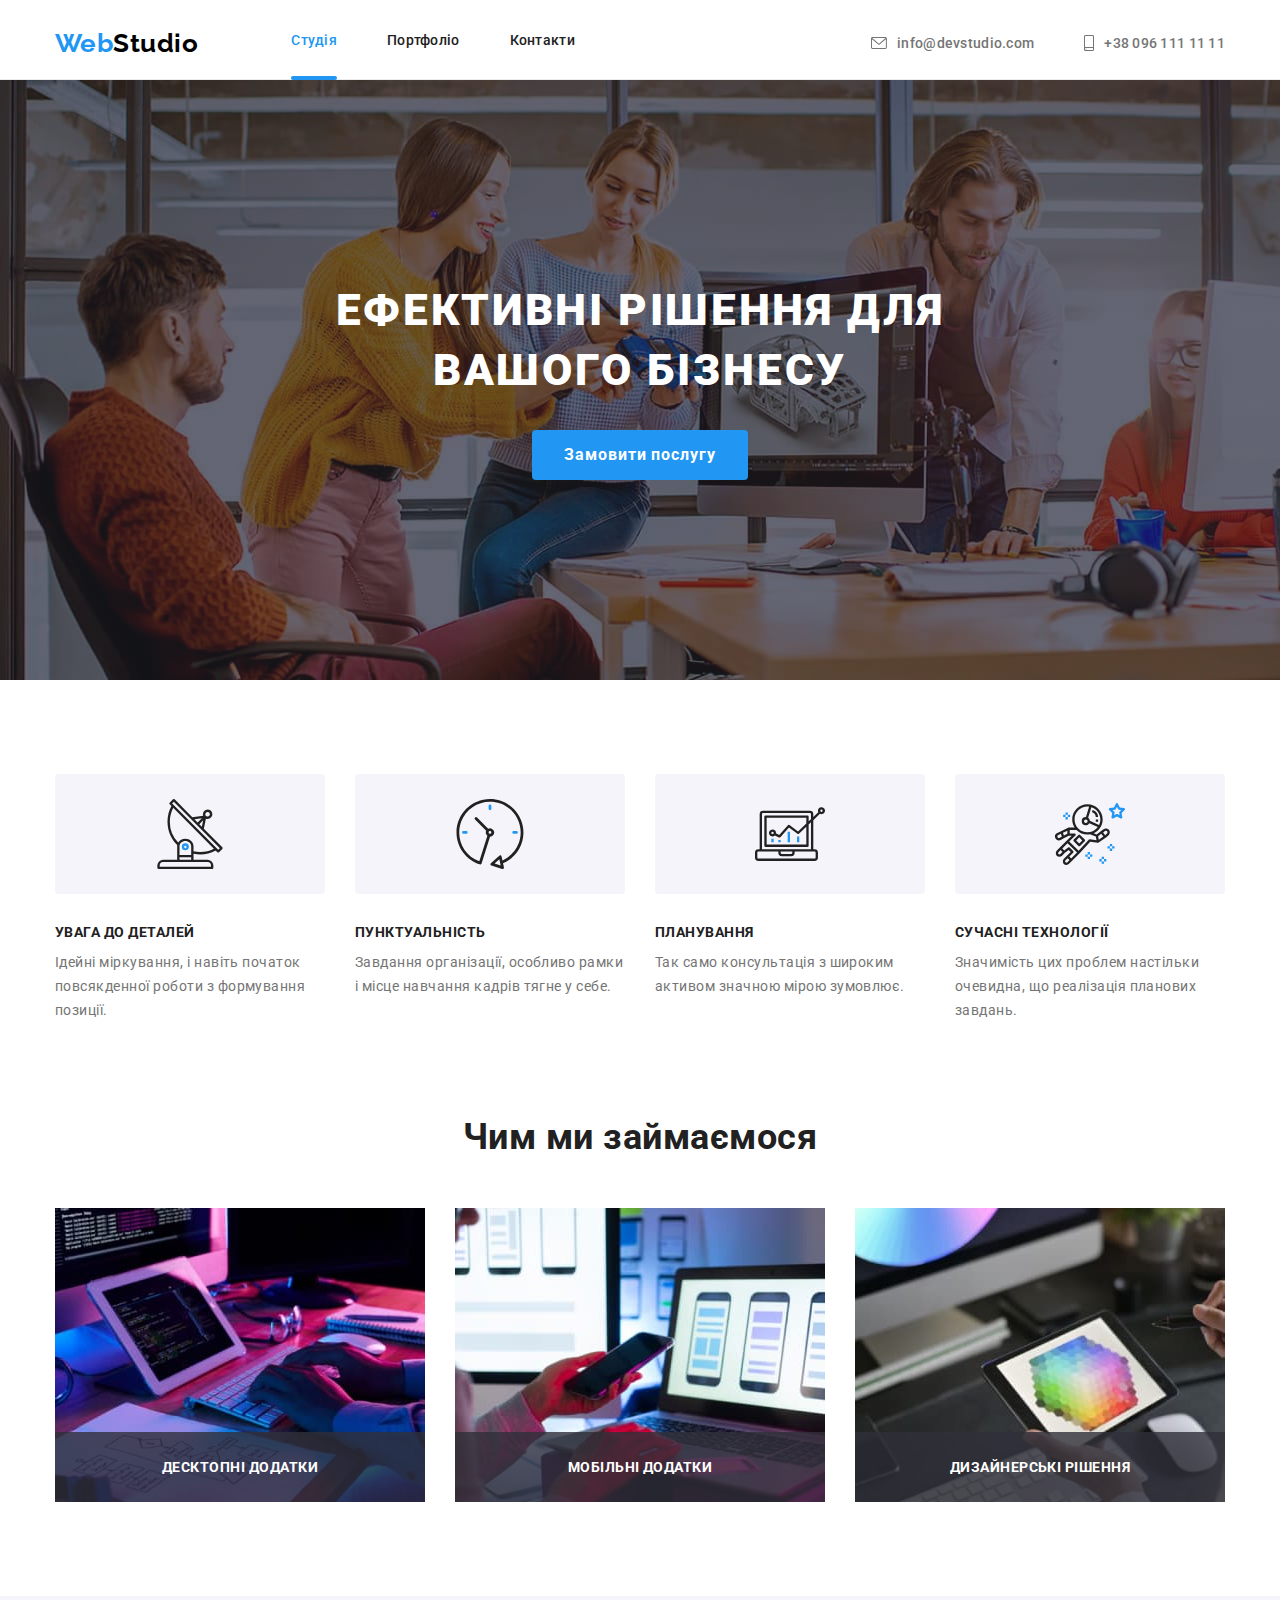
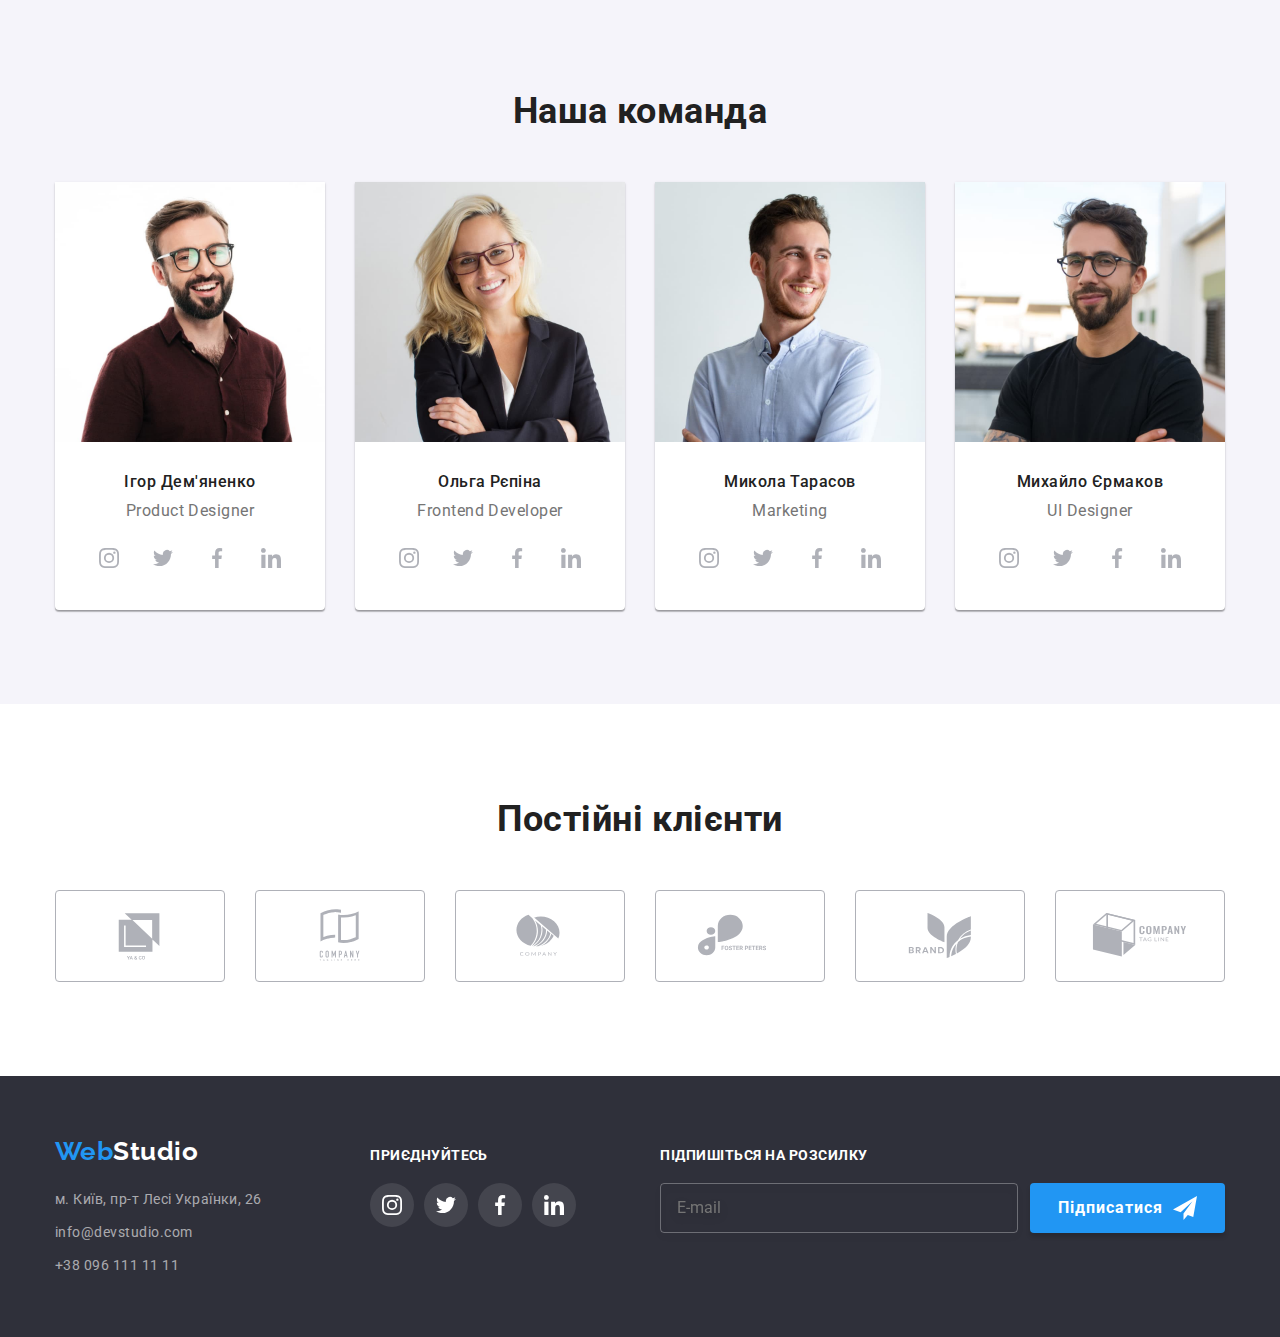
<file: index.html>
<!DOCTYPE html>
<html lang="uk">
<head>
    <meta charset="UTF-8">
    <meta http-equiv="X-UA-Compatible" content="IE=edge">
    <meta name="viewport" content="width=device-width, initial-scale=1.0">
    <title>Webstudio</title>

    <link rel="preconnect" href="https://fonts.googleapis.com">
    <link rel="preconnect" href="https://fonts.gstatic.com" crossorigin>
    <link href="https://fonts.googleapis.com/css2?family=Raleway:wght@700&family=Roboto:wght@400;500;700;900&display=swap"
        rel="stylesheet">

        <link rel="stylesheet" href="https://cdnjs.cloudflare.com/ajax/libs/modern-normalize/1.1.0/modern-normalize.min.css">

        <link rel="stylesheet" href="./css/main.min.css">
</head>
<body>
    <header class="page-header">
        <div class="container page-header__container">
            <nav class="page-navigation page-navigation__container">
                <a class="logo logo__header link" href="./index.html">Web<span class="logo logo_dark">Studio</span></a> 
                <ul class="menu menu__container list">
                    <li class="menu__item">
                        <a class="menu__link menu__link_current link" href="./index.html">Студія</a>
                    </li>
                    <li class="menu__item">
                        <a class="menu__link link" href="./portfolio.html">Портфоліо</a>
                    </li>
                    <li class="menu__item">
                        <a class="menu__link link" href="#">Контакти</a>
                    </li>
                </ul>
            </nav>
                <ul class="page-contacts page-contacts__container list">
                    <li class="page-contacts__item">
                        <a class="page-contacts__link link" href="mailto:info@devstudio.com">
                            <svg class="page-contacts__icon" width="16" height="12">
                                <use href="./images/sprite.svg#icon-envelope"></use>
                            </svg>info@devstudio.com</a>
                    </li>
                    <li class="page-contacts__item">
                        <a class="page-contacts__link link" href="tel:+380961111111">
                            <svg class="page-contacts__icon" width="10" height="16">
                                <use href="./images/sprite.svg#icon-smartphone"></use>
                            </svg>+38 096 111 11 11</a>
                    </li>
                </ul>
        </div>
    </header>

    <main>
        <section class="hero">
            <div class="container">
                <h1 class="hero__title">Ефективні рішення для вашого бізнесу</h1>
                <button type="button" class="modal-open-btn" data-modal-open>Замовити послугу</button>
            </div>
        </section>

        <section class="advantages section">
            <div class="container">
                <h2 class="section-title visually-hidden">Наші переваги</h2>
                <ul class="advantages-list list">
                    <li class="advantages-list__item">
                        <div class="advantages-list__icon-box">
                            <svg width="70" height="70">
                                <use href="./images/sprite.svg#icon-antenna"></use>
                            </svg>
                        </div>
                        <h3 class="advantages-list__subtitle subtitle">Увага до деталей</h3>
                        <p class="advantages-list__desc">Ідейні міркування, і навіть початок повсякденної роботи з формування позиції.
                        </p>
                    </li>
                    <li class="advantages-list__item">
                        <div class="advantages-list__icon-box">
                            <svg width="70" height="70">
                                <use href="./images/sprite.svg#icon-clock"></use>
                            </svg>
                        </div>
                        <h3 class="advantages-list__subtitle subtitle">Пунктуальність</h3>
                        <p class="advantages-list__desc">Завдання організації, особливо рамки і місце навчання кадрів тягне у себе.
                        </p>
                    </li>
                    <li class="advantages-list__item">
                        <div class="advantages-list__icon-box">
                            <svg width="70" height="70">
                                <use href="./images/sprite.svg#icon-diagram"></use>
                            </svg>
                        </div>
                        <h3 class="advantages-list__subtitle subtitle">Планування</h3>
                        <p class="advantages-list__desc">Так само консультація з широким активом значною мірою зумовлює.</p>
                    </li>
                    <li class="advantages-list__item">
                        <div class="advantages-list__icon-box"> 
                            <svg width="70" height="70">
                                <use href="./images/sprite.svg#icon-astronaut"></use>
                            </svg>
                        </div>
                        <h3 class="advantages-list__subtitle subtitle">Сучасні технології</h3>
                        <p class="advantages-list__desc">Значимість цих проблем настільки очевидна, що реалізація планових завдань.
                        </p>
                    </li>
                </ul>
            </div>
        </section>

        <section class="gallery section">
            <div class="container">
                <h2 class="section-title">Чим ми займаємося</h2>
                <ul class="gallery-list list">
                    <li class="gallery-list__item">
                        <div class="gallery-list__box">
                            <p class="gallery-list__desc">
                                Десктопні додатки
                            </p>
                        </div>
                        <img src="./images/img1.jpg" alt="Людина пише код" width="370">
                    </li>
                    <li class="gallery-list__item">
                        <div class="gallery-list__box">
                            <p class="gallery-list__desc">
                                Мобільні додатки
                            </p>
                        </div>
                        <img src="./images/img2.jpg" alt="Людина тримає телефон" width="370">
                    </li>
                    <li class="gallery-list__item">
                        <div class="gallery-list__box">
                            <p class="gallery-list__desc">
                                Дизайнерські рішення
                            </p>
                        </div>
                        <img src="./images/img3.jpg" alt="Людина працює над дизайном" width="370">
                    </li>
                </ul>
            </div>
        </section>

        <section class="team section">
            <div class="container">
                <h2 class="section-title">Наша команда</h2>
                <ul class="team-list list">
                    <li class="team-list__item">
                        <img src="./images/igor_d.jpg" alt="Ігор Дем'яненко" width="270">
                        <div class="team-box">
                            <h3 class="team-box__member subtitle">Ігор Дем'яненко</h3>
                            <p class="team-box__desc">Product Designer</p>
                            <ul class="team-sm list">
                                <li class="team-sm__item">
                                    <a class="sm-link-icon" href="">
                                        <svg class="icon" width="20" height="20">
                                            <use href="./images/sprite.svg#icon-instagram"></use>
                                        </svg>
                                    </a>
                                </li>
                                <li class="team-sm__item">
                                    <a class="sm-link-icon" href="">
                                        <svg class="icon" width="20" height="20">
                                            <use href="./images/sprite.svg#icon-twitter"></use>
                                        </svg>
                                    </a>
                                </li>
                                <li class="team-sm__item">
                                    <a class="sm-link-icon" href="">
                                        <svg class="icon" width="20" height="20">
                                            <use href="./images/sprite.svg#icon-facebook"></use>
                                        </svg>
                                    </a>
                                </li>
                                <li class="team-sm__item"> 
                                    <a class="sm-link-icon" href="">
                                        <svg class="icon" width="20" height="20">
                                            <use href="./images/sprite.svg#icon-linkedin"></use>
                                        </svg>
                                    </a>
                                </li>
                            </ul>
                        </div>
                    </li>
                    <li class="team-list__item">
                        <img src="./images/olga_r.jpg" alt="Ольга Рєпіна" width="270">
                        <div class="team-box">
                            <h3 class="team-box__member subtitle">Ольга Рєпіна</h3>
                            <p class="team-box__desc">Frontend Developer</p>
                            <ul class="team-sm list">
                                <li class="team-sm__item">
                                    <a class="sm-link-icon" href="">
                                        <svg class="icon" width="20" height="20">
                                            <use href="./images/sprite.svg#icon-instagram"></use>
                                        </svg>
                                    </a>
                                </li>
                                <li class="team-sm__item">
                                    <a class="sm-link-icon" href="">
                                        <svg class="icon" width="20" height="20">
                                            <use href="./images/sprite.svg#icon-twitter"></use>
                                        </svg>
                                    </a>
                                </li>
                                <li class="team-sm__item">
                                    <a class="sm-link-icon" href="">
                                        <svg class="icon" width="20" height="20">
                                            <use href="./images/sprite.svg#icon-facebook"></use>
                                        </svg>
                                    </a>
                                </li>
                                <li class="team-sm__item">
                                    <a class="sm-link-icon" href="">
                                        <svg class="icon" width="20" height="20">
                                            <use href="./images/sprite.svg#icon-linkedin"></use>
                                        </svg>
                                    </a>
                                </li>
                            </ul>
                        </div>
                    </li>
                    <li class="team-list__item">
                        <img src="./images/mykola_t.jpg" alt="Микола Тарасов" width="270">
                        <div class="team-box">
                            <h3 class="team-box__member subtitle">Микола Тарасов</h3>
                            <p class="team-box__desc">Marketing</p>
                            <ul class="team-sm list">
                                <li class="team-sm__item">
                                    <a class="sm-link-icon" href="">
                                        <svg class="icon" width="20" height="20">
                                            <use href="./images/sprite.svg#icon-instagram"></use>
                                        </svg>
                                    </a>
                                </li>
                                <li class="team-sm__item">
                                    <a class="sm-link-icon" href="">
                                        <svg class="icon" width="20" height="20">
                                            <use href="./images/sprite.svg#icon-twitter"></use>
                                        </svg>
                                    </a>
                                </li>
                                <li class="team-sm__item">
                                    <a class="sm-link-icon" href="">
                                        <svg class="icon" width="20" height="20">
                                            <use href="./images/sprite.svg#icon-facebook"></use>
                                        </svg>
                                    </a>
                                </li>
                                <li class="team-sm__item">
                                    <a class="sm-link-icon" href="">
                                        <svg class="icon" width="20" height="20">
                                            <use href="./images/sprite.svg#icon-linkedin"></use>
                                        </svg>
                                    </a>
                                </li>
                            </ul>
                        </div>
                    </li>
                    <li class="team-list__item">
                        <img src="./images/myhailo_e.jpg" alt="Михайло Єрмаков" width="270">
                        <div class="team-box">
                            <h3 class="team-box__member subtitle">Михайло Єрмаков</h3>
                            <p class="team-box__desc">UI Designer</p>
                            <ul class="team-sm list">
                                <li class="team-sm__item">
                                    <a class="sm-link-icon" href="">
                                        <svg class="icon" width="20" height="20">
                                            <use href="./images/sprite.svg#icon-instagram"></use>
                                        </svg>
                                    </a>
                                </li>
                                <li class="team-sm__item">
                                    <a class="sm-link-icon" href="">
                                        <svg class="icon" width="20" height="20">
                                            <use href="./images/sprite.svg#icon-twitter"></use>
                                        </svg>
                                    </a>
                                </li>
                                <li class="team-sm__item">
                                    <a class="sm-link-icon" href="">
                                        <svg class="icon" width="20" height="20">
                                            <use href="./images/sprite.svg#icon-facebook"></use>
                                        </svg>
                                    </a>
                                </li>
                                <li class="team-sm__item">
                                    <a class="sm-link-icon" href="">
                                        <svg class="icon" width="20" height="20">
                                            <use href="./images/sprite.svg#icon-linkedin"></use>
                                        </svg>
                                    </a>
                                </li>
                            </ul>
                        </div>
                    </li>
                </ul>
            </div>
        </section>

        <section class="clients section">
            <div class="container">
                <h2 class="section-title">Постійні клієнти</h2>
                <ul class="clients-list list">
                    <li class="clients-list__item">
                        <a class="clients-list__link link" href="">
                            <svg width="106" height="60">
                                <use href="./images/sprite.svg#icon-first-logo"></use>
                            </svg>
                        </a>
                    </li>
                    <li class="clients-list__item">
                        <a class="clients-list__link link" href="">
                            <svg width="106" height="60">
                                <use href="./images/sprite.svg#icon-second-logo"></use>
                            </svg>
                        </a>
                    </li>
                    <li class="clients-list__item">
                        <a class="clients-list__link link" href="">
                            <svg width="106" height="60">
                                <use href="./images/sprite.svg#icon-third-logo"></use>
                            </svg>
                        </a>
                    </li>
                    <li class="clients-list__item">
                        <a class="clients-list__link link" href="">
                            <svg width="106" height="60">
                                <use href="./images/sprite.svg#icon-fourth-logo"></use>
                            </svg>
                        </a>
                    </li>
                    <li class="clients-list__item">
                        <a class="clients-list__link link" href="">
                            <svg width="106" height="60">
                                <use href="./images/sprite.svg#icon-fifth-logo"></use>
                            </svg>
                        </a>
                    </li>
                    <li class="clients-list__item">
                        <a class="clients-list__link link" href="">
                            <svg width="106" height="60">
                                <use href="./images/sprite.svg#icon-sixth-logo"></use>
                            </svg>
                        </a>
                    </li>
                </ul>
            </div>
        </section>
    </main>

    <footer class="page-footer">
        <div class="container page-footer__container">
            <div class="footer-address">
                <a class="logo logo__footer link" href="./index.html">Web<span class="logo logo_light">Studio</span></a>
                <address class="footer-info">
                    <ul class="footer-info__list list">
                        <li class="footer-info__item">
                            <a class="footer-info__contact link" href="https://goo.gl/maps/CPtrU1FHBa2aNyZL9" target="_blank"
                                rel="noopener noreferrer nofollow">
                                м. Київ, пр-т Лесі Українки, 26
                            </a>
                        </li>
                        <li class="footer-info__item">
                            <a class="footer-info__contact link" href="mailto:info@devstudio.com">info@devstudio.com</a>
                        </li>
                        <li class="footer-info__item">
                            <a class="footer-info__contact link" href="tel:+380961111111">+38 096 111 11 11</a>
                        </li>
                    </ul>
                </address>
            </div>
            
            <div class="footer-social-media">
                <p class="footer-subtitle">Приєднуйтесь</p>
                <ul class="footer-sm list">
                    <li class="footer-sm__list-item">
                        <a class="sm-link-icon footer-sm__link link" href="">
                            <svg class="footer-icon" width="20" height="20">
                                <use href="./images/sprite.svg#icon-instagram"></use>
                            </svg>
                        </a>
                    </li>
                    <li class="footer-sm__list-item">
                        <a class="sm-link-icon footer-sm__link link" href="">
                            <svg class="footer-icon" width="20" height="20">
                                <use href="./images/sprite.svg#icon-twitter"></use>
                            </svg>
                        </a>
                    </li>
                    <li class="footer-sm__list-item">
                        <a class="sm-link-icon footer-sm__link link" href="">
                            <svg class="footer-icon" width="20" height="20">
                                <use href="./images/sprite.svg#icon-facebook"></use>
                            </svg>
                        </a>
                    </li>
                    <li class="footer-sm__list-item">
                        <a class="sm-link-icon footer-sm__link link" href="">
                            <svg class="footer-icon" width="20" height="20">
                                <use href="./images/sprite.svg#icon-linkedin"></use>
                            </svg>
                        </a>
                    </li>
                </ul>
            </div>

            <div class="footer-mailing">
                <p class="footer-subtitle">Підпишіться на розсилку</p>
                <form class="footer-form">
                    <label class="footer-form__email-label">
                        <input type="email" name="email" placeholder="E-mail" class="footer-form__email-input" required />
                    </label>
                    <button type="submit" class="submit-button submit-button_subscribe">
                        <span class="submit-button__title">
                            Підписатися
                            <svg class="footer-icon" width="24" height="24">
                                <use href="./images/sprite.svg#icon-send"></use>
                            </svg>
                        </span> 
                    </button>
                </form>
                
            </div>

        </div>
    </footer>

    <div class="backdrop is-hidden" data-modal>
        <div class="modal">
            <button type="button" class="modal-close-btn" data-modal-close>
                <svg class="close-icon" width="18" height="18">
                    <use href="./images/sprite.svg#icon-modal-close-btn"></use>
                </svg>
            </button>
            <p class="modal__title">Залиште свої дані, ми вам передзвонимо</p>

            <form class="modal-form">
                <label class="modal-form__field">
                    <span class="modal-form__field-desc">Ім'я</span>
                    <div class="modal-form__input-wrapper">
                        <input type="text" name="username" class="modal-form__input" autofocus required>
                        <svg class="modal-form__input-icon" width="18" height="18">
                            <use href="./images/sprite.svg#icon-name" ></use>
                        </svg>
                    </div>
                </label>

                <label class="modal-form__field">
                    <span class="modal-form__field-desc">Телефон</span> 
                    <div class="modal-form__input-wrapper">
                        <input type="tel" name="telephone" class="modal-form__input" required>
                        <svg class="modal-form__input-icon" width="18" height="18">
                            <use href="./images/sprite.svg#icon-telephone" ></use>
                        </svg>
                    </div>
                </label>

                <label class="modal-form__field">
                    <span class="modal-form__field-desc">Пошта</span> 
                    <div class="modal-form__input-wrapper">
                        <input type="email" name="email" class="modal-form__input" required>
                        <svg class="modal-form__input-icon" width="18" height="18">
                            <use href="./images/sprite.svg#icon-email" ></use>
                        </svg>
                    </div>
                </label>

                <label class="modal-form__comment-field">
                    <span class="modal-form__field-desc">Коментар</span>
                    <textarea name="comment" class="modal-form__comment" placeholder="Введіть текст"></textarea>
                </label>

                <label class="modal-form__check-field">
                    <input type="checkbox" name="policy" class="modal-form__checkbox visually-hidden" required>
                    <svg class="modal-form__own-checkbox" width="16" height="15">
                        <use class="modal-form__own-checkbox-icon" href="./images/sprite.svg#icon-check"></use>
                    </svg>
                    <span class="modal-form__checkbox-desc">
                        Погоджуюся з розсилкою та приймаю <a class="modal-form__checkbox-desc-link" href="">Умови договору</a>
                    </span>
                </label>

                <button type="submit" class="submit-button submit-button_send">Відправити</button>
            </form>
        </div>
    </div>

    <script src="./js/modal.js"></script>
</body>
</html>
</file>
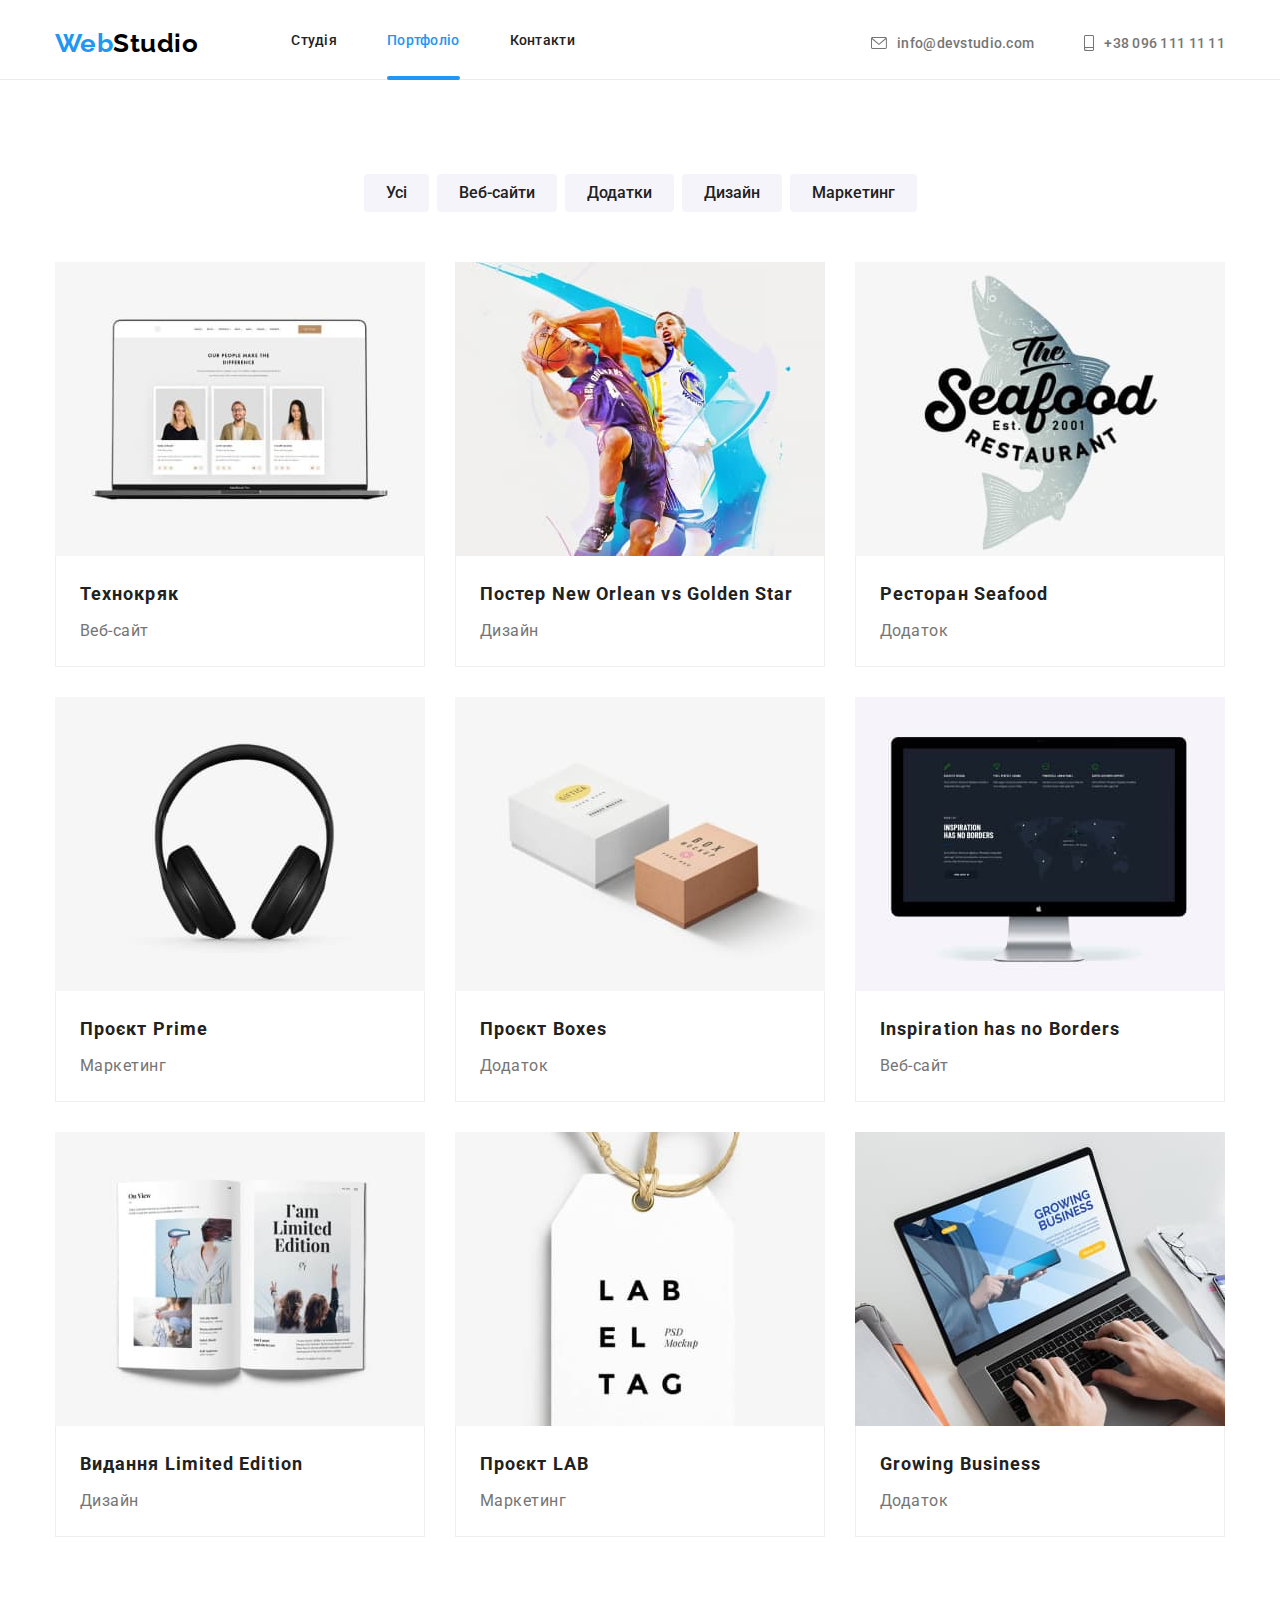
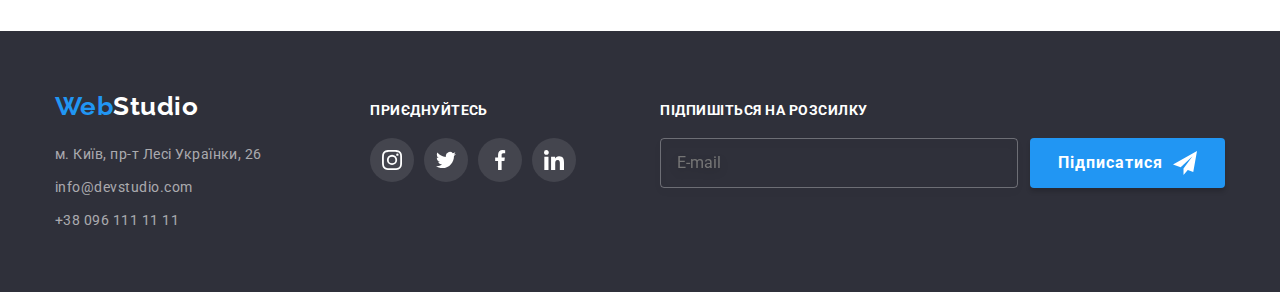
<file: portfolio.html>
<!DOCTYPE html>
<html lang="uk">

<head>
    <meta charset="UTF-8">
    <meta http-equiv="X-UA-Compatible" content="IE=edge">
    <meta name="viewport" content="width=device-width, initial-scale=1.0">
    <title>Portfolio</title>

    <link rel="preconnect" href="https://fonts.googleapis.com">
    <link rel="preconnect" href="https://fonts.gstatic.com" crossorigin>
    <link href="https://fonts.googleapis.com/css2?family=Raleway:wght@700&family=Roboto:wght@400;500;700;900&display=swap"
        rel="stylesheet">

    <link rel="stylesheet" href="https://cdnjs.cloudflare.com/ajax/libs/modern-normalize/1.1.0/modern-normalize.min.css">

    <link rel="stylesheet" href="./css/main.min.css">
</head>

<body>
    <header class="page-header">
        <div class="container page-header__container">
            <nav class="page-navigation page-navigation__container">
                <a class="logo logo__header link" href="./index.html">Web<span class="logo logo_dark">Studio</span></a>
                <ul class="menu menu__container list">
                    <li class="menu__item">
                        <a class="menu__link link" href="./index.html">Студія</a>
                    </li>
                    <li class="menu__item">
                        <a class="menu__link menu__link_current link" href="./portfolio.html">Портфоліо</a>
                    </li>
                    <li class="menu__item">
                        <a class="menu__link link" href="#">Контакти</a>
                    </li>
                </ul>
            </nav>
            <ul class="page-contacts page-contacts__container list">
                <li class="page-contacts__item">
                    <a class="page-contacts__link link" href="mailto:info@devstudio.com">
                        <svg class="page-contacts__icon" width="16" height="12">
                            <use href="./images/sprite.svg#icon-envelope"></use>
                        </svg>info@devstudio.com</a>
                </li>
                <li class="page-contacts__item">
                    <a class="page-contacts__link link" href="tel:+380961111111">
                        <svg class="page-contacts__icon" width="10" height="16">
                            <use href="./images/sprite.svg#icon-smartphone"></use>
                        </svg>+38 096 111 11 11</a>
                </li>
            </ul>
        </div>
    </header>

    <main>
        <section class="portfolio-section section">
            <div class="container">
                <h1 class="section-title visually-hidden">Портфоліо</h1>
                <ul class="filter-list list">
                    <li class="filter-list__item">
                        <button class="filter-list__btn" type="button">Усі</button>
                    </li>
                    <li class="filter-list__item">
                        <button class="filter-list__btn" type="button">Веб-сайти</button>
                    </li>
                    <li class="filter-list__item">
                        <button class="filter-list__btn" type="button">Додатки</button>
                    </li>
                    <li class="filter-list__item">
                        <button class="filter-list__btn" type="button">Дизайн</button>
                    </li>
                    <li class="filter-list__item">
                        <button class="filter-list__btn" type="button">Маркетинг</button>
                    </li>
                </ul>
                
                <ul class="portfolio-list list">
                    <li class="portfolio-list__item">
                        <a class="portfolio-list__link link" href="">
                            <div class="portfolio-wrapper">
                                <img src="./images/techproject.jpg" width="370" alt="Монітор ноутбука">
                                    <p class="portfolio-wrapper__overlay">
                                        Ресурс пропонує комплексні пропозиції з різним рівнем функціоналу та сервісів. Все це дозволить відвідувачу отримати
                                        вичерпні відомості про компанію чи приватну особу.
                                    </p>
                            </div>
                            
                            <div class="portfolio-info">
                                <h2 class="portfolio-info__title">Технокряк</h2>
                                <p class="portfolio-info__desc">Веб-сайт</p>
                            </div>
                        </a>
                    </li>
                    <li class="portfolio-list__item">
                        <a class="portfolio-list__link link" href="">
                            <div class="portfolio-wrapper">
                                <img src="./images/basketball.jpg" width="370" alt="Двоє чоловіків грають в баскетбол">
                                    <p class="portfolio-wrapper__overlay">
                                        Ресурс пропонує комплексні пропозиції з різним рівнем функціоналу та сервісів. Все це дозволить відвідувачу отримати
                                        вичерпні відомості про компанію чи приватну особу.
                                    </p>
                            </div>
                            
                            <div class="portfolio-info">
                                <h2 class="portfolio-info__title">Постер New Orlean vs Golden Star</h2>
                                <p class="portfolio-info__desc">Дизайн</p>
                            </div>
                        </a>
                    </li>
                    <li class="portfolio-list__item">
                        <a class="portfolio-list__link link" href="">
                            <div class="portfolio-wrapper">
                                <img src="./images/seafood_restaurant.jpg" width="370" alt="Логотип ресторану">
                                    <p class="portfolio-wrapper__overlay">
                                        Ресурс пропонує комплексні пропозиції з різним рівнем функціоналу та сервісів. Все це дозволить відвідувачу отримати
                                        вичерпні відомості про компанію чи приватну особу.
                                    </p>
                            </div>
                            
                            <div class="portfolio-info">
                                <h2 class="portfolio-info__title">Ресторан Seafood</h2>
                                <p class="portfolio-info__desc">Додаток</p>
                            </div>
                        </a>
                    </li>
                    <li class="portfolio-list__item">
                        <a class="portfolio-list__link link" href="">
                            <div class="portfolio-wrapper">
                                <img src="./images/prime.jpg" width="370" alt="Навушники">
                                    <p class="portfolio-wrapper__overlay">
                                    Ресурс пропонує комплексні пропозиції з різним рівнем функціоналу та сервісів. Все це дозволить відвідувачу отримати
                                    вичерпні відомості про компанію чи приватну особу.
                                    </p>
                            </div>
                            
                            <div class="portfolio-info">
                                <h2 class="portfolio-info__title">Проєкт Prime</h2>
                                <p class="portfolio-info__desc">Маркетинг</p>
                            </div>
                        </a>
                    </li>
                    <li class="portfolio-list__item">
                        <a class="portfolio-list__link link" href="">
                            <div class="portfolio-wrapper">
                                <img src="./images/boxes.jpg" width="370" alt="Дві коробки">
                                    <p class="portfolio-wrapper__overlay">
                                    Ресурс пропонує комплексні пропозиції з різним рівнем функціоналу та сервісів. Все це дозволить відвідувачу отримати
                                    вичерпні відомості про компанію чи приватну особу.
                                    </p>
                            </div>
                            
                            <div class="portfolio-info">
                                <h2 class="portfolio-info__title">Проєкт Boxes</h2>
                                <p class="portfolio-info__desc">Додаток</p>
                            </div>
                        </a>
                    </li>
                    <li class="portfolio-list__item">
                        <a class="portfolio-list__link link" href="">
                            <div class="portfolio-wrapper">
                                <img src="./images/monitor.jpg" width="370" alt="Монітор">
                                    <p class="portfolio-wrapper__overlay">
                                        Ресурс пропонує комплексні пропозиції з різним рівнем функціоналу та сервісів. Все це дозволить відвідувачу отримати
                                        вичерпні відомості про компанію чи приватну особу.
                                    </p>
                            </div>
                            
                            <div class="portfolio-info">
                                <h2 class="portfolio-info__title">Inspiration has no Borders</h2>
                                <p class="portfolio-info__desc">Веб-сайт</p>
                            </div>
                        </a>
                    </li>
                    <li class="portfolio-list__item">
                        <a class="portfolio-list__link link" href="">
                            <div class="portfolio-wrapper">
                                <img src="./images/book.jpg" width="370" alt="Розгорнута книга">
                                    <p class="portfolio-wrapper__overlay">
                                        Ресурс пропонує комплексні пропозиції з різним рівнем функціоналу та сервісів. Все це дозволить відвідувачу отримати
                                        вичерпні відомості про компанію чи приватну особу.
                                    </p>
                            </div>
                            
                            <div class="portfolio-info">
                                <h2 class="portfolio-info__title">Видання Limited Edition</h2>
                                <p class="portfolio-info__desc">Дизайн</p>
                            </div>
                        </a>
                    </li>
                    <li class="portfolio-list__item">
                        <a class="portfolio-list__link link" href="">
                            <div class="portfolio-wrapper">
                                <img src="./images/lab_project.jpg" width="370" alt="Бірка">
                                    <p class="portfolio-wrapper__overlay">
                                        Ресурс пропонує комплексні пропозиції з різним рівнем функціоналу та сервісів. Все це дозволить відвідувачу отримати
                                        вичерпні відомості про компанію чи приватну особу.
                                    </p>
                            </div>
                            
                            <div class="portfolio-info">
                                <h2 class="portfolio-info__title">Проєкт LAB</h2>
                                <p class="portfolio-info__desc">Маркетинг</p>
                            </div>
                        </a>
                    </li>
                    <li class="portfolio-list__item">
                        <a class="portfolio-list__link link" href="">
                            <div class="portfolio-wrapper">
                                <img src="./images/growing_business_app.jpg" width="370" alt="Додаток відкритий на ноутбуці">
                                    <p class="portfolio-wrapper__overlay">
                                        Ресурс пропонує комплексні пропозиції з різним рівнем функціоналу та сервісів. Все це дозволить відвідувачу отримати
                                        вичерпні відомості про компанію чи приватну особу.
                                    </p>
                            </div>
                            
                            <div class="portfolio-info">
                                <h2 class="portfolio-info__title">Growing Business</h2>
                                <p class="portfolio-info__desc">Додаток</p>
                            </div>
                        </a>
                    </li>
                </ul>
            </div>
        </section>

    </main>

    <footer class="page-footer">
        <div class="container page-footer__container">
            <div class="footer-address">
                <a class="logo logo__footer link" href="./index.html">Web<span class="logo logo_light">Studio</span></a>
                <address class="footer-info">
                    <ul class="footer-info__list list">
                        <li class="footer-info__item">
                            <a class="footer-info__contact link" href="https://goo.gl/maps/CPtrU1FHBa2aNyZL9"
                                target="_blank" rel="noopener noreferrer nofollow">
                                м. Київ, пр-т Лесі Українки, 26
                            </a>
                        </li>
                        <li class="footer-info__item">
                            <a class="footer-info__contact link" href="mailto:info@devstudio.com">info@devstudio.com</a>
                        </li>
                        <li class="footer-info__item">
                            <a class="footer-info__contact link" href="tel:+380961111111">+38 096 111 11 11</a>
                        </li>
                    </ul>
                </address>
            </div>
    
            <div class="footer-social-media">
                <p class="footer-subtitle">Приєднуйтесь</p>
                <ul class="footer-sm list">
                    <li class="footer-sm__list-item">
                        <a class="sm-link-icon footer-sm__link link" href="">
                            <svg class="footer-icon" width="20" height="20">
                                <use href="./images/sprite.svg#icon-instagram"></use>
                            </svg>
                        </a>
                    </li>
                    <li class="footer-sm__list-item">
                        <a class="sm-link-icon footer-sm__link link" href="">
                            <svg class="footer-icon" width="20" height="20">
                                <use href="./images/sprite.svg#icon-twitter"></use>
                            </svg>
                        </a>
                    </li>
                    <li class="footer-sm__list-item">
                        <a class="sm-link-icon footer-sm__link link" href="">
                            <svg class="footer-icon" width="20" height="20">
                                <use href="./images/sprite.svg#icon-facebook"></use>
                            </svg>
                        </a>
                    </li>
                    <li class="footer-sm__list-item">
                        <a class="sm-link-icon footer-sm__link link" href="">
                            <svg class="footer-icon" width="20" height="20">
                                <use href="./images/sprite.svg#icon-linkedin"></use>
                            </svg>
                        </a>
                    </li>
                </ul>
            </div>
    
            <div class="footer-mailing">
                <p class="footer-subtitle">Підпишіться на розсилку</p>
                <form class="footer-form">
                    <label class="footer-form__email-label">
                        <input type="email" name="email" placeholder="E-mail" class="footer-form__email-input" required />
                    </label>
                    <button type="submit" class="submit-button submit-button_subscribe">
                        <span class="submit-button__title">
                            Підписатися
                            <svg class="footer-icon" width="24" height="24">
                                <use href="./images/sprite.svg#icon-send"></use>
                            </svg>
                        </span>
                    </button>
                </form>
    
            </div>
    
        </div>
    </footer>

</body>
</html>
</file>
<file: css/main.min.css>
:root{--primary-text-color: #212121;--secondary-text-color: #757575;--accent-color: #2196f3;--active-accent-color: #188ce8;--primary-white-color: #ffffff;--primary-black-color: #000000;--logo-font: "Raleway", sans-serif;--hero-bcg-color: #c4c4c4;--footer-bcg-color: #2f303a;--primary-grey-color: #f5f4fa;--opacity-white: rgba(255, 255, 255, 0.6);--footer-icon-bcg: rgba(255, 255, 255, 0.1);--placeholder-color: rgba(117, 117, 117, 0.5);--description-bcg: rgba(47, 48, 58, 0.8);--portfolio-overlay-color: rgba(33, 150, 243, 0.9);--backdrop-bcg-color: rgba(0, 0, 0, 0.2);--border-color: #eeeeee;--header-border: #ececec;--icon-color: #afb1b8;--transition-basic: 250ms cubic-bezier(0.4, 0, 0.2, 1);--transition-long: 400ms cubic-bezier(0.4, 0, 0.2, 1)}.visually-hidden{position:absolute;white-space:nowrap;width:1px;height:1px;overflow:hidden;border:0;padding:0;clip:rect(0 0 0 0);clip-path:inset(50%);margin:-1px}.gallery-list__box,.advantages-list__icon-box,.modal-close-btn{display:flex;justify-content:center;align-items:center}.link{text-decoration:none;display:inline-block}.list{list-style:none}img{display:block}body{font-family:"Roboto",sans-serif;background-color:var(--primary-white-color);letter-spacing:.03em}h1,h2,h3,h4,p{margin-top:0;margin-bottom:0}ul,ol{margin-top:0;margin-bottom:0;padding-left:0}.section{padding-top:94px}.container{width:1200px;margin-left:auto;margin-right:auto;padding-left:15px;padding-right:15px}.portfolio-section{padding-bottom:94px}.section-title{font-weight:700;font-size:36px;line-height:1.1666666667;text-align:center;color:var(--primary-text-color);margin-bottom:50px}.subtitle{margin-bottom:10px}.logo{font-family:var(--logo-font);font-weight:700;font-size:26px;line-height:1.1923076923}.logo__header,.logo__footer{color:var(--accent-color)}.logo__header{margin-right:93px}.logo_dark{color:var(--primary-black-color)}.logo_light{color:var(--primary-white-color)}.modal-open-btn{font-weight:700;font-size:16px;line-height:1.875;align-items:center;letter-spacing:.06em;padding:10px 32px;border-radius:4px;cursor:pointer;border:0;transition:color var(--transition-basic),background-color var(--transition-basic);color:var(--primary-white-color);background-color:var(--accent-color)}.modal-open-btn:hover,.modal-open-btn:focus{color:var(--primary-white-color);background-color:var(--active-accent-color)}.submit-button{font-weight:700;font-size:16px;line-height:1.875;align-items:center;letter-spacing:.06em;border-radius:4px;cursor:pointer;border:0;transition:color var(--transition-basic),background-color var(--transition-basic),box-shadow var(--transition-basic);color:var(--primary-white-color);background-color:var(--accent-color);box-shadow:0px 4px 4px rgba(0,0,0,.15)}.submit-button:hover,.submit-button:focus{color:var(--primary-white-color);background-color:var(--active-accent-color);box-shadow:0px 4px 4px rgba(0,0,0,.15)}.submit-button__title{display:inline-flex;align-items:center;justify-content:center;gap:10px}.submit-button_subscribe{padding:10px 28px}.submit-button_send{margin-top:30px;padding:10px 52px;align-self:center}.sm-link-icon{display:flex;justify-content:center;align-items:center;border-radius:50%;width:44px;height:44px;transition:background-color var(--transition-basic)}.sm-link-icon:hover,.sm-link-icon:focus{background-color:var(--accent-color)}.icon{fill:var(--icon-color);transition:fill var(--transition-basic)}.sm-link-icon:hover .icon,.sm-link-icon:focus .icon{fill:var(--primary-white-color)}.backdrop{position:fixed;top:0;left:0;z-index:100;width:100%;height:100%;background-color:var(--backdrop-bcg-color);transition:visibility var(--transition-long),opacity var(--transition-long)}.backdrop.is-hidden{visibility:hidden;opacity:0;pointer-events:none}.modal{position:absolute;top:50%;left:50%;transform:translate(-50%, -50%);width:528px;background-color:var(--primary-white-color);box-shadow:0px 1px 3px rgba(0,0,0,.12),0px 1px 1px rgba(0,0,0,.14),0px 2px 1px rgba(0,0,0,.2);border-radius:4px;padding:40px}.modal-close-btn{position:absolute;top:8px;right:8px;background-color:rgba(0,0,0,0);border:1px solid rgba(0,0,0,.1);border-radius:50%;cursor:pointer;width:30px;height:30px;padding:0}.close-icon{fill:var(--primary-black-color);transition:fill var(--transition-basic)}.modal-close-btn:hover .close-icon,.modal-close-btn:focus .close-icon{fill:var(--accent-color)}.modal__title{font-weight:700;font-size:20px;line-height:1.15;text-align:center;color:var(--primary-text-color)}.modal-form{margin-top:12px;display:flex;flex-direction:column}.modal-form__field{margin-bottom:10px}.modal-form__field-desc{display:block;font-weight:400;font-size:12px;line-height:1.1666666667;letter-spacing:.01em;color:var(--secondary-text-color);margin-bottom:4px}.modal-form__input-wrapper{position:relative}.modal-form__input-icon{position:absolute;top:50%;left:12px;transform:translateY(-50%);fill:var(--primary-black-color);transition:fill var(--transition-basic)}.modal-form__input:focus+.modal-form__input-icon{fill:var(--accent-color)}.modal-form__input{width:100%;border:1px solid rgba(33,33,33,.2);border-radius:4px;padding:12px 42px;color:var(--primary-text-color);transition:border var(--transition-basic)}.modal-form__input:focus,.modal-form__comment:focus{outline:none;border:1px solid var(--accent-color)}.modal-form__comment-field{margin-bottom:20px}.modal-form__comment{display:block;width:100%;height:120px;border:1px solid rgba(33,33,33,.2);border-radius:4px;resize:none;padding:12px 16px;transition:border var(--transition-basic)}.modal-form__comment::placeholder{font-size:12px;line-height:1.1666666667;letter-spacing:.01em;color:var(--placeholder-color)}.modal-form__check-field{display:flex;align-items:center;gap:8px}.modal-form__own-checkbox{border:2px solid var(--primary-black-color);border-radius:2px;cursor:pointer;transition:box-shadow var(--transition-basic)}.modal-form__checkbox:checked+.modal-form__own-checkbox{background-color:var(--accent-color);border:0}.modal-form__checkbox:focus+.modal-form__own-checkbox{box-shadow:0 0 0 1px var(--accent-color)}.modal-form__own-checkbox-icon{display:none;fill:var(--primary-white-color)}.modal-form__checkbox:checked+.modal-form__own-checkbox .modal-form__own-checkbox-icon{display:block}.modal-form__checkbox-desc{font-size:14px;line-height:1.7142857143;color:var(--secondary-text-color)}.modal-form__checkbox-desc-link{color:var(--accent-color)}.page-header__container,.page-navigation__container,.page-contacts__container{display:flex;align-items:center}.page-header{padding-top:7px;border-bottom:1px solid var(--header-border)}.menu__container{display:flex;align-items:center;column-gap:50px}.menu__link,.page-contacts__link{font-weight:500;font-size:14px;line-height:1.1428571429;letter-spacing:.02em;transition:color var(--transition-basic)}.menu__link:hover,.menu__link:focus,.page-contacts__link:hover,.page-contacts__link:focus{color:var(--accent-color)}.menu__link{position:relative;padding-top:25px;padding-bottom:31px;color:var(--primary-text-color)}.menu__link::before{content:"";position:absolute;height:4px;width:100%;right:0;bottom:-1px;border-radius:2px;background:var(--accent-color);transform:scale(0);transition:transform var(--transition-basic)}.menu__link:hover::before,.menu__link:focus::before{transform:scale(1)}.menu__link_current{color:var(--accent-color)}.menu__link_current::after{content:"";position:absolute;display:block;height:4px;width:100%;right:0;bottom:-1px;border-radius:2px;background:var(--accent-color)}.page-contacts{margin-left:auto}.page-contacts__item:not(:last-child){margin-right:50px}.page-contacts__link{color:var(--secondary-text-color);display:flex;align-items:center}.page-contacts__icon{fill:currentColor;margin-right:10px}.hero{padding-top:200px;padding-bottom:200px;text-align:center;background-color:var(--hero-bcg-color);background-image:linear-gradient(rgba(47, 48, 58, 0.4), rgba(47, 48, 58, 0.4)),url(../images/hero_bg.jpg);max-width:1600px;margin:0 auto;background-size:cover;background-repeat:no-repeat}.hero__title{font-weight:900;font-size:44px;line-height:1.3636363636;letter-spacing:.06em;text-transform:uppercase;display:flex;width:696px;margin-bottom:30px;margin-left:auto;margin-right:auto;color:var(--primary-white-color)}.advantages-list{display:flex;justify-content:space-between;gap:30px}.advantages-list__item{flex-basis:calc((100% - 90px)/4)}.advantages-list__icon-box{background-color:var(--primary-grey-color);height:120px;border-radius:4px;margin-bottom:30px}.advantages-list__subtitle{font-weight:700;font-size:14px;line-height:1.1428571429;text-transform:uppercase;color:var(--primary-text-color)}.advantages-list__desc{font-size:14px;line-height:1.7142857143;color:var(--secondary-text-color)}.gallery{padding-bottom:94px}.gallery-list{display:flex;justify-content:space-between}.gallery-list__item{position:relative}.gallery-list__box{position:absolute;bottom:0;left:0;width:100%;height:70px;background-color:var(--description-bcg)}.gallery-list__desc{font-weight:700;font-size:14px;line-height:1.1428571429;text-transform:uppercase;color:var(--primary-white-color)}.team{background-color:var(--primary-grey-color);padding-bottom:94px}.team-sm{margin-top:16px;display:flex;justify-content:center;gap:10px}.team-list{display:flex;justify-content:space-between;gap:30px}.team-list__item{background-color:var(--primary-white-color);text-align:center;box-shadow:0px 1px 3px rgba(0,0,0,.12),0px 1px 1px rgba(0,0,0,.14),0px 2px 1px rgba(0,0,0,.2);border-radius:0px 0px 4px 4px}.team-box{padding-top:30px;padding-bottom:30px}.team-box__member{font-weight:500;font-size:16px;line-height:1.1875;color:var(--primary-text-color)}.team-box__desc{font-size:16px;line-height:1.1875;color:var(--secondary-text-color)}.clients{padding-bottom:94px}.clients-list{display:flex;justify-content:space-between;gap:30px}.clients-list__item{flex-basis:calc((100% - 150px)/6)}.clients-list__link{display:flex;justify-content:center;align-items:center;height:92px;fill:var(--icon-color);border:1px solid var(--icon-color);border-radius:4px;transition:fill var(--transition-basic),border var(--transition-basic)}.clients-list__link:hover,.clients-list__link:focus{fill:var(--accent-color);border:1px solid var(--accent-color)}.page-footer{background-color:var(--footer-bcg-color);padding-top:60px;padding-bottom:60px}.page-footer__container{display:flex;justify-content:space-between;align-items:baseline}.footer-subtitle{font-weight:700;font-size:14px;line-height:1.1428571429;text-transform:uppercase;margin-bottom:20px;color:var(--primary-white-color)}.footer-icon{fill:var(--primary-white-color)}.footer-info{margin-top:20px;width:231px}.footer-info__item:not(:last-child){margin-bottom:9px}.footer-info__contact{font-style:normal;font-size:14px;line-height:1.7142857143;color:var(--opacity-white);transition:color var(--transition-basic)}.footer-info__contact:hover,.footer-info__contact:focus{color:var(--primary-white-color)}.footer-sm{display:flex;gap:10px}.footer-sm__link{background-color:var(--footer-icon-bcg)}.footer-form{display:flex;gap:12px}.footer-form__email-label{display:block;width:358px;height:50px}.footer-form__email-input{border:1px solid rgba(255,255,255,.3);border-radius:4px;filter:drop-shadow(0px 4px 4px rgba(0, 0, 0, 0.15));padding:15px 16px;background-color:rgba(0,0,0,0);color:var(--primary-white-color);width:100%}.filter-list{display:flex;justify-content:center;gap:8px}.filter-list__btn{font-family:inherit;font-weight:500;font-size:16px;line-height:1.625;text-align:center;padding:6px 22px;border-radius:4px;color:var(--primary-text-color);background-color:var(--primary-grey-color);cursor:pointer;border:0;transition:color var(--transition-basic),background-color var(--transition-basic),box-shadow var(--transition-basic)}.filter-list__btn:hover,.filter-list__btn:focus{color:var(--primary-white-color);background-color:var(--accent-color);box-shadow:0px 3px 1px rgba(0,0,0,.1),0px 1px 2px rgba(0,0,0,.08),0px 2px 2px rgba(0,0,0,.12)}.portfolio-list{display:flex;flex-wrap:wrap;gap:30px;margin-top:50px}.portfolio-list__item{flex-basis:calc((100% - 60px)/3)}.portfolio-list__link{transition:box-shadow var(--transition-basic)}.portfolio-list__link:hover,.portfolio-list__link:focus{box-shadow:0px 1px 1px rgba(0,0,0,.12),0px 4px 4px rgba(0,0,0,.06),1px 4px 6px rgba(0,0,0,.16)}.portfolio-info{padding:20px 24px;border-left:1px solid var(--border-color);border-right:1px solid var(--border-color);border-bottom:1px solid var(--border-color)}.portfolio-info__title{font-weight:700;font-size:18px;line-height:2;letter-spacing:.06em;margin-bottom:4px;color:var(--primary-text-color)}.portfolio-info__desc{font-size:16px;line-height:1.875;color:var(--secondary-text-color)}.portfolio-wrapper{position:relative;display:flex;overflow:hidden}.portfolio-wrapper__overlay{position:absolute;top:0;left:0;width:100%;height:100%;overflow:auto;transform:translateY(101%);transition:transform var(--transition-long);font-size:18px;line-height:1.5555555556;padding:63px 24px;color:var(--primary-white-color);background-color:var(--portfolio-overlay-color)}.portfolio-list__link:hover .portfolio-wrapper__overlay,.portfolio-list__link:focus .portfolio-wrapper__overlay{transform:translateY(0)}/*# sourceMappingURL=main.min.css.map */
</file>
